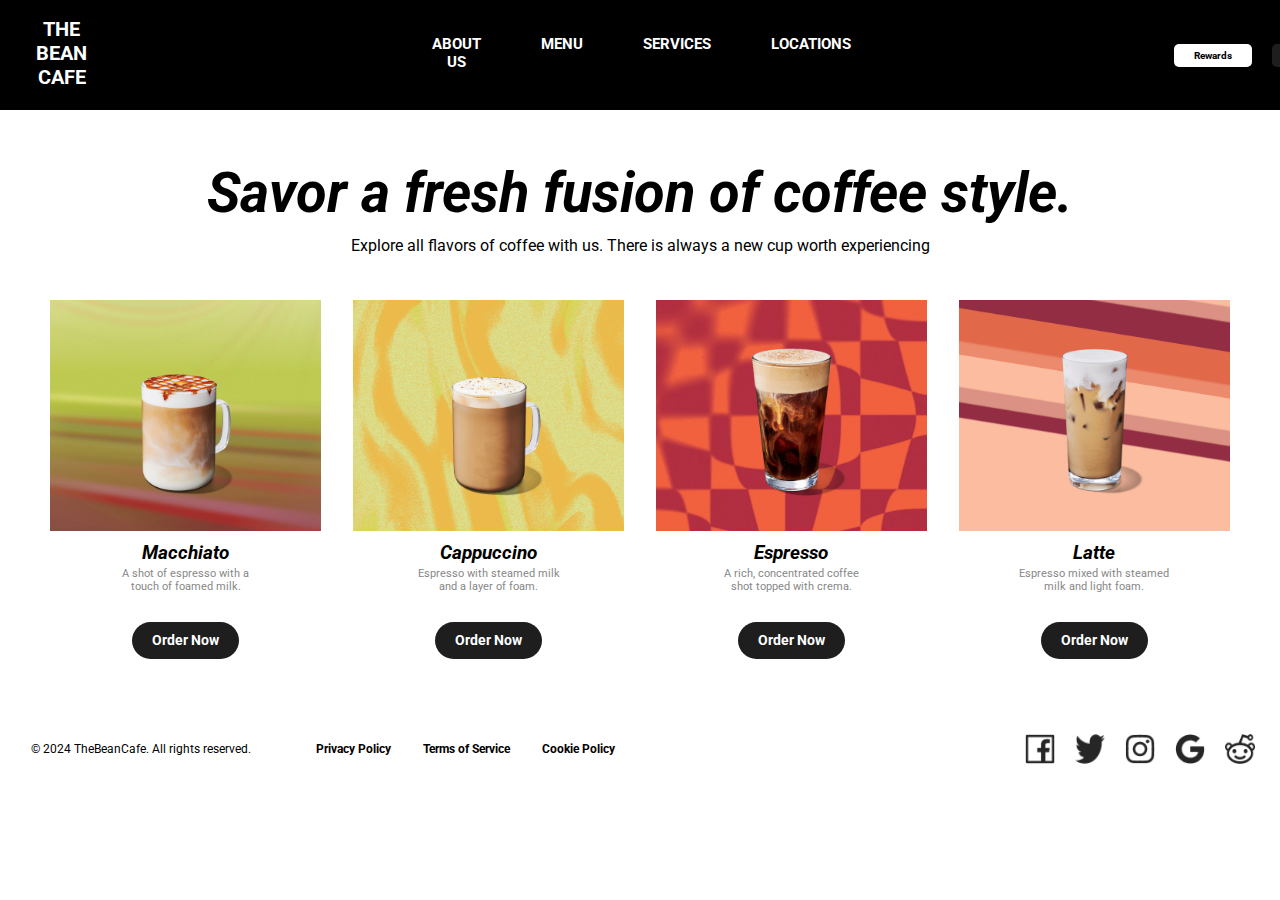
<file: menu.htm>
<!DOCTYPE html>
<html lang="en">

<head>
    <title>The Bean Cafe</title>
    <meta charset="utf-8" />
    <meta name="viewport" content="width=device-width, initial-scale=1.0">
    <link rel="stylesheet" href="styles.css" type="text/css" />
    <link href="https://fonts.googleapis.com/css2?family=Roboto:wght@400;700&display=swap" rel="stylesheet">
</head>

<body>
    <div id="container">
        <header>
            <nav>
                <div class="hamburger" onclick="toggleMenu()">
                    &#9776;
                </div>

                <ul class="header">
                    <li><a href="index.htm">THE BEAN CAFE</a></li>
                </ul>
                <ul class="nav">
                    <li><a href="index.htm">ABOUT US</a></li>
                    <li><a href="">MENU</a></li>
                    <li><a href="">SERVICES</a></li>
                    <li><a href="">LOCATIONS</a></li>
                </ul>

                <ul class="buttons">
                    <li><a href="rewards.html" class="button-link">Rewards</a></li>
                    <li><a href="giftcards.html" class="button-link">Giftcards</a></li>
                </ul>
            </nav>
        </header>
    </div>

    <main>
        <div class="header-container">
            <h1 class="menu-header">Savor a fresh fusion of coffee style.</h1>
            <p class="centered-header">Explore all flavors of coffee with us. There is always a new cup worth
                experiencing</p>
        </div>
        <div class="photo-gallery">
            <div class="gallery-item">
                <img src="images/macchiato.jpg" alt="Photo 1" class="gallery-photo">
                <p class="photo-description">Macchiato</p>
                <p class="photo-details">A shot of espresso with a</p>
                <p class="photo-details">touch of foamed milk.</p>
                <button class="learn-more-button">Order Now</button>
            </div>
            <div class="gallery-item">
                <img src="images/cappuccino.jpg" alt="Photo 2" class="gallery-photo">
                <p class="photo-description">Cappuccino</p>
                <p class="photo-details">Espresso with steamed milk</p>
                <p class="photo-details">and a layer of foam.</p>
                <button class="learn-more-button">Order Now</button>
            </div>
            <div class="gallery-item">
                <img src="images/espresso.jpg" alt="Photo 3" class="gallery-photo">
                <p class="photo-description">Espresso</p>
                <p class="photo-details">A rich, concentrated coffee</p>
                <p class="photo-details">shot topped with crema.</p>
                <button class="learn-more-button">Order Now</button>
            </div>
            <div class="gallery-item">
                <img src="images/latte1.jpg" alt="Photo 4" class="gallery-photo">
                <p class="photo-description">Latte</p>
                <p class="photo-details">Espresso mixed with steamed</p>
                <p class="photo-details">milk and light foam.</p>
                <button class="learn-more-button">Order Now</button>
            </div>
        </div>
    </main>
    <footer>
        <div class="footer-left">
            <p>© 2024 TheBeanCafe. All rights reserved.</p>
        </div>
        <div class="footer-right">
            <p>Privacy Policy</p>
            <p>Terms of Service</p>
            <p>Cookie Policy</p>
            <div class="footer-images">
                <img src="images/Vector1.png" alt="Facebook">
                <img src="images/Vector2.png" alt="Twitter X">
                <img src="images/Vector3.png" alt="Instagram">
                <img src="images/Vector4.png" alt="Google">
                <img src="images/Vector5.png" alt="Reddit">
            </div>
        </div>
    </footer>

    <script>
        function toggleMenu() {
            const nav = document.querySelector('.nav');
            nav.classList.toggle('active');
        }
    </script>
</body>

</html>
</file>
<file: styles.css>
body,
header,
nav,
main,
footer,
h1,
div,
img {
    margin: 0;
    padding: 0;
    border: 0;
}


html,
body {
    margin: 0;
    padding: 0;
    overflow-x: hidden;
}

html,
body {
    width: 100%;
    overflow-x: hidden;
}


.container {
    display: flex;
}



img {
    max-width: 100%;
    display: block;
}

header {
    display: flex;
    align-items: center;
    justify-content: space-between;
    padding: 1px;

    margin-left: -30px;
    background-color: black;
}

nav {
    display: flex;
    width: 100%;

    align-items: center;
}

nav ul {
    display: flex;
    list-style-type: none;
    margin-left: 245px;
    padding: 0;

}

nav li {
    font-size: 15px;
    font-family: 'Roboto', sans-serif;
    font-weight: bold;
    margin-left: 30px;
}

nav li a {
    display: block;
    color: #fff;
    text-align: center;
    padding: 1px 1em 5px 1em;
    text-decoration: none;
    position: relative;
}

.nav li a::after {
    content: '';
    position: absolute;
    width: 0;
    height: 2px;
    bottom: -3px;
    right: -10%;
    left: 20%;
    background-color: white;
    visibility: hidden;
    transition: all 0.3s ease-in-out;
}

.nav li a:hover::after {
    visibility: visible;
    width: 70%;
    left: 15%;
    transition: all 0.3s ease-in-out;
}


.nav {
    display: flex;
    justify-content: center;
}

.buttons {
    display: flex;
    margin-left: 18em;
}

.buttons li {
    margin-left: 20px;
}

.buttons li a {
    padding: 6px 20px;
    background-color: #fff;
    color: #000;
    border-radius: 5px;
    text-decoration: none;
    font-size: 10px;
    font-family: 'Roboto', sans-serif;
    transition: background-color 0.3s;
}

.new-buttons li:nth-child(1) a {
    background-color: gray;
    color: white;
    padding: 8px 15px;
    border-radius: 5px;
}

.buttons li:nth-child(2) a {
    background-color: #1e1e1e;
    color: white;
}

.buttons li:nth-child(1) a:hover {
    background-color: gray;
    color: white;
}

.buttons li:nth-child(2) a:hover {
    background-color: gray;
    color: black;
}


.header {
    display: flex;
    list-style-type: none;
    margin: 0;
    padding: 15px;
}

.header li {
    margin-right: 20px;
}

.header a {
    font-size: 20px;
    color: #fff;
    text-decoration: none;
}



body {
    background-size: cover;
    background-position: center;
    background-repeat: no-repeat;
    background-attachment: fixed;
    margin: 0;
    font-family: 'Roboto', sans-serif;
    color: white;
}

img {
    max-width: 100%;
    display: block;
}

.image-container {
    position: relative;
    text-align: center;
}

.image-container img {
    width: 100%;
    height: auto;
}

.overlay {
    position: absolute;
    top: 50%;
    left: 5%;
    transform: translateY(-50%);
    display: flex;
    flex-direction: column;
}

.welcome-title {
    font-family: 'Roboto', sans-serif;
    position: relative;
    top: -90px;
    margin: 0;
    padding: 0;
    text-align: left;
    font-size: 3.5em;
    margin-bottom: -15px;
    font-style: italic;
    line-height: 1;
}


.welcome-text {
    font-family: 'Roboto', sans-serif;
    font-style: italic;
    transform: translateY(-10px);
    margin-bottom: 10px;
    padding: 0;
    text-align: left;
    font-size: 0.8em;
}




h1 {
    font-size: 2.5em;
    margin: 0;
}

p {
    font-size: 1.5em;
    margin: 0;
}

.new-buttons {
    display: flex;
    margin-top: 20px;
    list-style-type: none;
    padding: 0;
}

.new-buttons li {
    margin-right: 10px;
}

.new-buttons li a {
    font-family: 'Roboto', sans-serif;
    padding: 8px 20px;
    background-color: #fff;
    color: #000;
    border-radius: 5px;
    text-decoration: none;
    font-size: 10px;
    transition: background-color 0.3s;
}

.new-buttons li a:hover {
    background-color: lightgray;
    color: #000;
}

.new-buttons li:nth-child(1) a {
    background-color: #1e1e1e;
    ;
    color: white;
    padding: 8px 20px;
    border-radius: 5px;
    font-size: 12px;
    text-align: center;
    box-sizing: border-box;
    display: inline-block;
    width: 100px;
    font-weight: bold;
}

.new-buttons li:nth-child(1) a:hover {
    background-color: gray;
    color: black;
}

.new-buttons li:nth-child(2) a {
    background-color: #fff;
    color: #000;
    padding: 8px 20px;
    border-radius: 5px;
    font-size: 12px;
    text-align: center;
    box-sizing: border-box;
    display: inline-block;
    width: 100px;
    font-weight: bold;
}

.new-buttons li a:hover {
    background-color: gray;
    color: #000;
}

.new-buttons li:nth-child(2) a:hover {
    background-color: gray;
    color: white;
}

.white-space {
    background-color: white;
    height: 565px;
    padding: 20px;
    position: relative;
}

.white-title {
    font-family: 'Roboto', sans-serif;
    font-size: 3.2em;
    color: black;
    margin: 0;
    padding: 0;
    padding-left: 50px;
    padding-top: 50px;
    line-height: 1;
    text-align: left;
}

.white-text {
    font-family: 'Roboto', sans-serif;
    font-size: 1em;
    color: black;
    line-height: 1.5;
    margin: 5px 0;
    text-align: left;

    position: absolute;
    top: 70px;
    right: 80px;
    line-height: 1;
}

.cube-image {
    position: absolute;
    top: calc(70px + 125px);
    right: 600px;
    max-width: 60px;
    width: 100%;
    height: auto;
    margin-top: 10px;
}

.cube-image2 {
    position: absolute;
    top: calc(70px + 125px);
    right: 200px;
    max-width: 60px;
    width: 100%;
    height: auto;
    margin-top: 10px;
}

.cube-text {
    position: absolute;
    font-family: 'Roboto', sans-serif;
    font-size: 2em;
    color: black;
    text-align: center;
    margin-top: 5px;
    font-weight: bold;
}

.cube-text:nth-of-type(1) {
    top: calc(70px + 125px + 60px + 10px);
    right: 578px;
}

.cube-text:nth-of-type(2) {
    top: calc(70px + 125px + 60px + 10px);
    right: 165px;
}

.cube-text:nth-of-type(3) {
    top: calc(70px + 125px + 60px + 10px + 30px);
    right: 578px;
    font-size: 1.5em;
}

.cube-text:nth-of-type(4) {
    top: calc(70px + 125px + 60px + 10px + 30px);
    right: 165px;
    font-size: 1.5em;
}

.cube-text-container {
    margin-top: 20px;
    position: absolute;
    --container-top: calc(70px + 125px + 60px + 10px + 20px);
    --container-right: 85px;

    top: var(--container-top);
    right: var(--container-right);
}

.cube1-text,
.cube2-text {
    font-family: 'Roboto', sans-serif;
    font-size: 1em;
    color: black;
    line-height: 1;
    padding-top: 30px;
}

.cube1-text span {
    display: block;
    margin-top: 5px;
    margin-right: 128px;

}

.cube2-text span {
    display: block;
    margin-top: 5px;
}

.cube-text-container:nth-of-type(1) {
    --container-top: calc(70px + 125px + 60px + 10px + 20px);
    --container-right: 200px;
}

.cube-text-container:nth-of-type(2) {
    --container-top: calc(70px + 125px + 60px + 10px + 20px);
    --container-right: 300px;
}

.white-buttons {
    display: flex;
    justify-content: flex-end;
    list-style-type: none;
    padding: 0;
    margin-top: 300px;
    margin-right: 435px;
}

.white-buttons li {
    margin-right: 10px;
}

.white-buttons li:nth-child(1) a {
    font-family: 'Roboto', sans-serif;
    padding: 8px 20px;
    background-color: #1e1e1e;
    color: white;
    border-radius: 5px;
    text-decoration: none;
    font-size: 12px;
    font-weight: bold;
    text-align: center;
    display: inline-block;
    transition: background-color 0.3s, color 0.3s;
}

.white-buttons li a {
    font-family: 'Roboto', sans-serif;
    padding: 8px 20px;
    background-color: #1e1e1e;
    ;
    color: white;
    border-radius: 5px;
    text-decoration: none;
    font-size: 12px;
    font-weight: bold;
    transition: background-color 0.3s, color 0.3s;
    display: inline-block;
}


.white-buttons li a:hover {
    background-color: lightgray;
    color: black;
    transition: background-color 0.3s;
}

.white-buttons li:nth-child(1) a:hover {
    background-color: darkgray;
    color: black;
}

.white-buttons li:nth-child(2) a {
    font-family: 'Roboto', sans-serif;
    padding: 7px 20px;
    background-color: white;
    color: #1e1e1e;
    border-radius: 5px;
    text-decoration: none;
    border: 1px solid #1e1e1e;
    font-size: 12px;
    font-weight: bold;
    text-align: center;
    display: inline-block;
    transition: background-color 0.3s, color 0.3s;
}

.white-buttons li:nth-child(2) a:hover {
    background-color: darkgray;
    color: white;
    transition: background-color 0.3s;
    border: 1px solid darkgray;
}

.latte-divider {
    width: 100%;
    height: auto;
    overflow: hidden;
}

.latte-divider img {
    width: 100%;
    height: auto;
    max-height: 500px;
    object-fit: cover;
}

.white-divider {
    background-color: white;
    height: 700px;
    width: 100%;
    display: flex;
    align-items: left;
    justify-content: left;
}


.divider-title {
    font-family: 'Roboto', sans-serif;
    font-size: 2.5em;
    color: black;
    margin: 0;
    padding: 0;
    padding-left: 70px;
    padding-top: 110px;
    line-height: 1;
    text-align: left;
}

.divider-title span {
    display: block;
    margin: 10px 0;
    font-weight: bold;
}

.sub-divider-title {
    font-size: 1.2em;
    color: black;
    text-align: left;
    margin-top: 310px;
    position: absolute;
    left: 0;
    padding-left: 65px;
    font-weight: bold;
}


.sub-divider-title span {
    display: inline-block;
    margin: 0 5px;
    font-weight: normal;
}

.video-container {
    position: relative;
    width: 100%;
    max-width: 400px;
    margin: 0 auto;
    padding-top: 110px;
    padding-right: 85px;
}

.video-container iframe {
    width: 600px;
    height: 500px;
    border: none;
    border-radius: 20px;
    box-shadow: 0 2px 10px rgba(0, 0, 0, 0.2);
}


.discount-container {
    margin-top: 400px;

}

.discount-text {
    font-size: 2.5em;
    color: black;
    font-weight: bold;
}

.discount1 {
    margin-bottom: 10px;
    position: relative;
    right: 425px;
}

.discount2 {
    position: relative;
    right: 100px;
    bottom: 59px
}

.desc {
    position: absolute;
    width: 100%;
    line-height: 0.7;
}

.desc1-text {
    font-size: 1.1em;
    color: black;
    top: 100px;
    right: -200px;
    margin-top: 470px;
    margin-left: 72px;
}

.desc2-text {
    font-size: 1.1em;
    color: black;
    top: 420px;
    right: -400px;
    margin-top: 50px;
}

.desc1-text span,
.desc2-text span {
    display: block;
    margin-top: 5px;
}

.desc:nth-of-type(2) {
    --container-top: calc(470px + 20px);
    --container-left: -540px;
}

.desc2-text {
    position: relative;
    left: var(--container-left);
}

.white2-divider {
    background-color: white;
    height: 1175px;
    width: 100%;
    display: flex;
    flex-direction: column;
    align-items: center;
    justify-content: flex-start;
    text-align: center;
    padding-top: 20px;
}

.white2-divider h1 {
    font-family: 'Roboto', sans-serif;
    font-size: 3em;
    color: black;
    margin: 0;
    padding: 0;
    font-weight: bold;
    margin-bottom: 5px;
}

.white2-divider h2 {
    font-family: 'Roboto', sans-serif;
    font-size: 0.9em;
    color: black;
    margin: 0;
    padding: 0;
    margin-bottom: 20px;
}

.table-container {
    width: 100%;
    display: flex;
    justify-content: center;
    margin-top: 20px;
}

table {
    border-collapse: collapse;
    width: 70%;
    text-align: center;
}

td {
    border: 1px solid black;
    padding: 5px 20px 20px 20px;
    font-family: 'Roboto', sans-serif;
    vertical-align: top;
    text-align: left;
}

.star-rating {
    color: #FECE43;
    font-size: 3em;
    text-align: left;
    padding-left: 10px;
    margin-bottom: 0px;
}

.customer-name {
    font-weight: bold;
    margin-top: 0px;
    margin-bottom: 15px;
    color: #000;
    text-align: left;
    padding-left: 13px;
}


.comment {
    font-style: italic;
    margin-top: 5px;
    margin-bottom: 10px;
    font-size: 0.9em;
    color: #000;
    text-align: left;
    padding-left: 10px;
    line-height: 0.5;
}

.additional-headers {
    display: flex;
    flex-direction: column;
    align-items: flex-start;
    margin-top: 600px;
    padding-left: 50px;
    position: absolute;
    line-height: 0.5;
    left: 22px;
}

.header1 span,
.subheader span {
    display: block;
    line-height: 1;
    line-height: 0.5;
    text-align: left;
}

.header1 {
    font-family: 'Roboto', sans-serif;
    font-size: 2em;
    color: black;
    margin: 5px 0;
    padding-bottom: 10px;
    line-height: 0.5;
}

.subheader {
    font-family: 'Roboto', sans-serif;
    font-size: 1.1em;
    color: gray;
    font-weight: normal;
    margin: 0;
    padding-top: 0;
    line-height: 0.8;
    text-align: left;
    position: relative;
    top: 40px;
    line-height: 0.6;
}

.button-container {
    margin-top: 80px;
    margin-left: 2px;
}

.custom-button {
    font-family: 'Roboto', sans-serif;
    padding: 12px 30px;
    background-color: white;
    color: #1e1e1e;
    border-radius: 5px;
    text-decoration: none;
    border: 1px solid #1e1e1e;
    font-size: 14px;
    font-weight: bold;
    text-align: center;
    display: inline-block;
    transition: background-color 0.3s, color 0.3s;
}

.custom-button:hover {
    background-color: darkgray;
    color: white;
    border: 1px solid darkgray;
}

.right-headers {
    display: flex;
    flex-direction: column;
    align-items: flex-start;
    position: absolute;
    top: -12px;
    left: 895px;
    width: 100%;
    padding-left: 20px;
    text-align: left;
}

.header-section {
    margin-bottom: 40px;
}

.header-section h1 {
    font-family: 'Roboto', sans-serif;
    font-size: 1.5em;
    color: black;
    margin: 10px 0;
    line-height: 0.6;
    padding-bottom: 10px;
}

.header-section p {
    font-family: 'Roboto', sans-serif;
    font-size: 1em;
    color: black;
    margin: 5px 0;
    line-height: 1;
}

.bottom-header {
    font-family: 'Roboto', sans-serif;
    font-size: 1.3em !important;
    color: black;
    position: absolute;
    bottom: -330px;
    left: 120%;
    transform: translateX(-50%);
    width: 100%;
}

.black-divider {
    background-color: black;
    height: 400px;
    width: 100%;
    position: relative;
}

.background-image {
    position: absolute;
    top: 0;
    left: 0;
    height: 100%;
    width: 100%;
    object-fit: cover;
    z-index: 1;
    filter: brightness(70%);
}

.left-text {
    position: absolute;
    top: 50%;
    left: 8%;
    transform: translateY(-50%);
    color: white;
    font-family: 'Roboto', sans-serif;
    z-index: 2;
    font-size: 1.7em;
    text-align: center;
    font-weight: bold;
}

.center-content {
    position: absolute;
    top: 55%;
    left: 45%;
    transform: translate(-50%, -50%);
    display: flex;
    justify-content: center;
    width: 80%;
    z-index: 2;
    color: white;
    text-align: center;
}

.column {
    margin: 0 20px;

}

h1 {
    font-family: 'Roboto', sans-serif;
    font-size: 1.7em;
    margin-bottom: 30px;
    margin-right: 60px;
}

.column p {
    font-family: 'Roboto', sans-serif;
    font-size: 1em;
    margin: 5px 0;
    margin-bottom: 25px;
    margin-right: 60px;
}

.right-content {
    position: absolute;
    top: 30%;
    right: 10%;
    transform: translateY(-50%);
    color: white;
    font-family: 'Roboto', sans-serif;
    text-align: left;
    z-index: 2;
}

.right-content h1 {
    font-size: 2.5em;
    margin: 10px 0;
    width: 100%;
}

.right-content p {
    font-size: 0.8em;
}

.email-container {
    position: relative;
    margin-top: 0;
    z-index: 3;
    width: 90%;
    max-width: 270px;
    display: flex;
    justify-content: flex-start;
    top: 185px;
    left: 1115px;
}

.email-input {
    width: 100%;
    padding: 10px;
    font-size: 1em;
    border: 1px solid #ccc;
    border-radius: 0;
    background-color: white;
    color: black;
    box-sizing: border-box;
    z-index: 3;
}

.email-input:focus {
    outline: none;
    border-color: #007BFF;
}

.new-paragraph {
    position: relative;
    z-index: 2;
    font-size: 8px;
    color: white;
    text-align: left;
    margin-bottom: 10px;
    font-family: 'Roboto', sans-serif;
    left: 1115px;
    top: 190px;
    margin-top: 6px;
}

.sub-container {
    position: absolute;
    z-index: 3;
    text-align: center;
    left: 1115px;
    top: 275px;
}

.sub-button {
    font-family: 'Roboto', sans-serif;
    padding: 12px 35px;
    background-color: white;
    color: #1e1e1e;
    border-radius: 0;
    text-decoration: none;
    border: 1px solid #1e1e1e;
    font-size: 14px;
    font-weight: bold;
    text-align: center;
    display: inline-block;
    transition: background-color 0.3s, color 0.3s, transform 0.3s;
}

.sub-button:hover {
    background-color: darkgray;
    color: white;
    border: 1px solid darkgray;
    transform: scale(1.05);
}

footer {
    background-color: white;
    color: black;
    padding: 5px;
    height: auto;
    display: flex;
    justify-content: space-between;
    align-items: center;
    flex-wrap: wrap;
}

.footer-left {
    flex: 1;
    margin-left: 20px;
    margin-right: -700px;
}

.footer-right {
    display: flex;
    flex: 1;
    justify-content: space-between;
    align-items: center;
    font-weight: bold;
    margin-right: 20px;

}

.footer-right p {
    margin-left: 20px;
}

.footer-images {
    display: flex;
    gap: 20px;
    margin-left: auto;
}

.footer-images img {
    width: 30px;
    height: auto;
}

footer p {
    font-size: 0.75em;
    color: black;
    padding: 0.5em 0.5em;
    margin: 0;
}

footer p a {
    color: black;
}

.header-container {
    text-align: center;
    color: #000;
    margin-top: 50px;
}

.menu-header {
    font-size: 3.5em;
    margin: 0;
    padding: 0;
    font-weight: bold;
    font-style: italic;
}

.centered-header {
    font-size: 1em;
    margin: 0;
    margin-top: 10px;
    padding: 0;
}

.photo-gallery {
    display: flex;
    justify-content: space-between;
    margin-top: -5px;
    padding: 50px;
}

.gallery-item {
    width: 23%;
    box-sizing: border-box;
    text-align: center;
    padding-bottom: 10px;
}

.gallery-photo {
    width: 100%;
    height: auto;
}

.photo-description {
    margin-top: 10px;
    font-family: 'Roboto', sans-serif;
    font-size: 1.2em;
    color: #000;
    font-weight: bold;
    font-style: italic;
    padding-bottom: 3px;
}

.photo-details {
    font-family: 'Roboto', sans-serif;
    font-size: 0.7em;
    color: #878787;

}

.learn-more-button {
    font-family: 'Roboto', sans-serif;
    padding: 10px 20px;
    background-color: #1e1e1e;
    color: white;
    border-radius: 100px;
    text-decoration: none;
    border: none;
    font-size: 0.9em;
    font-weight: bold;
    cursor: pointer;
    margin-top: 10px;
    transition: background-color 0.3s, color 0.3s;
    margin-top: 29px;
    margin-bottom: 10px;
}

.learn-more-button:hover {
    background-color: darkgray;
    color: white;
    color: black;
}


.header-container {
    text-align: center;
    color: #000;
    margin-top: 50px;
}

.menu-header {
    font-size: 3.5em;
    margin: 0;
    padding: 0;
    font-weight: bold;
    font-style: italic;
}

.centered-header {
    font-size: 1em;
    margin: 0;
    margin-top: 10px;
    padding: 0;
}

.photo-gallery {
    display: flex;
    justify-content: space-between;
    margin-top: -5px;
    padding: 50px;
}

.gallery-item {
    width: 23%;
    box-sizing: border-box;
    text-align: center;
    padding-bottom: 10px;
}

.gallery-photo {
    width: 100%;
    height: auto;
}

.photo-description {
    margin-top: 10px;
    font-family: 'Roboto', sans-serif;
    font-size: 1.2em;
    color: #000;
    font-weight: bold;
    font-style: italic;
    padding-bottom: 3px;
}

.photo-details {
    font-family: 'Roboto', sans-serif;
    font-size: 0.7em;
    color: #878787;
}

.learn-more-button {
    font-family: 'Roboto', sans-serif;
    padding: 10px 20px;
    background-color: #1e1e1e;
    color: white;
    border-radius: 100px;
    text-decoration: none;
    border: none;
    font-size: 0.9em;
    font-weight: bold;
    cursor: pointer;
    margin-top: 10px;
    transition: background-color 0.3s, color 0.3s;
    margin-top: 29px;
    margin-bottom: 10px;
}

.learn-more-button:hover {
    background-color: darkgray;
    color: white;
    color: black;
}

.hamburger {
    cursor: pointer;
    font-size: 2em;
    padding: 10px 15px;
    display: none;
}

@media (max-width: 1024px) {
    .hamburger {
        display: block;
        margin-left: 20px;
    }

    header nav {
        display: flex;
        justify-content: space-between;
        align-items: center;
        padding: 5px 20px;
    }

    .header {
        display: flex;
        justify-content: center;
        width: 100%;
        margin-left: 120px;
    }

    .nav {
        position: fixed;
        top: 50px;
        background-color: rgba(0, 0, 0, 0.8);
        width: 250px;
        height: 25%;
        box-shadow: 2px 0 5px rgba(0, 0, 0, 0.5);
        transition: transform 0.5s ease, opacity 1s ease;
        transform: translateX(-100%);
        opacity: 0;
        z-index: 10;
    }

    .nav li {
        margin: 15px 0;
        color: white;
        text-align: center;
    }

    .nav li a {
        text-decoration: none;
        color: rgba(255, 255, 255, 0.9);
        font-size: 1.2em;
        padding: 10px 0;
        display: block;
        transition: color 1s ease;
    }

    .nav li a:hover {
        color: rgba(255, 255, 255, 1);

    }

    .buttons li {
        margin-left: 0;
        padding-left: 10px;
    }

    .nav.active {
        display: flex;
        flex-direction: column;
        position: absolute;
        background-color: rgba(0, 0, 0, 0.8);
        top: 50px;
        left: -245px;
        width: 100%;
        transform: translateX(0);
        opacity: 1;

        height: 25%;
        z-index: 10;
    }

    .header-container {
        padding: 20px;
    }

    .menu-header {
        font-size: 2.5em;
    }

    .centered-header {
        font-size: 1.2em;
    }

    .photo-gallery {
        flex-wrap: wrap;
        justify-content: space-around;
        padding: 20px;
    }

    .gallery-item {
        width: 45%;
        margin-bottom: 20px;
    }

    .gallery-photo {
        width: 100%;
        height: auto;
    }

    .photo-description {
        font-size: 1.1em;
    }

    .photo-details {
        font-size: 0.9em;
    }

    .learn-more-button {
        padding: 8px 15px;
        font-size: 0.8em;
    }

    footer {
        padding: 10px;
    }

    .footer-left {
        margin-left: 20px;
    }

    .footer-right {
        display: flex;
        flex: 1;
        justify-content: space-between;
        align-items: center;
        font-weight: bold;
        margin-right: 20px;
        margin-left: 350px;
    }

    .footer-images img {
        width: 25px;
        height: auto;
    }

    footer p {
        font-size: 0.7em;
    }

    .brand-title {
        font-size: 2em;
        text-align: center;
        font-weight: bold;
    }

    .buttons {
        display: flex;
        list-style: none;
        margin: 0;
        padding: 0;
    }
}


@media (max-width: 390px) {

    .hamburger {
        display: block;
        margin-left: 30px;
        cursor: pointer;
    }

    header nav {
        display: flex;
        justify-content: space-between;
        align-items: center;
        padding: 0;
        position: relative;
        z-index: 10;
    }

    .header {
        display: flex;
        justify-content: center;
        width: 100%;
        margin: 0;

    }

    .header li {
        margin: 0;
        flex-grow: 1;
    }

    .header a {
        font-size: 1.5em;
        padding-left: 0;
        left: -25px;
        top: 3px;
        color: white;
        text-decoration: none;
        text-align: center;
        display: block;
        width: 100%;
    }

    .nav {
        position: fixed;
        left: -100%;
        top: 0;
        background-color: rgba(0, 0, 0, 0.9);
        width: 80%;
        height: 100%;
        box-shadow: 2px 0 5px rgba(0, 0, 0, 0.5);
        transition: left 0.4s ease;
        flex-direction: column;
        margin-top: 30px;
        padding-top: 300px;
        z-index: 100;
    }

    .nav.active {
        left: -225px;
        top: 34px;
    }

    .nav li {
        margin-top: 15px;
        color: white;
        text-align: center;
    }

    .nav li a {
        text-decoration: none;
        color: rgba(255, 255, 255, 0.9);
        font-size: 1em;
        padding-top: 10px;
        top: -155px;
        display: block;
        transition: color 0.3s ease;
    }

    .nav li a:hover {
        color: rgba(255, 255, 255, 1);
    }

    .buttons {
        position: absolute;
        left: -9999px;
    }

    .header-container {
        padding: 15px;
        text-align: center;
        margin-top: 30px;
        font-size: 10px;
    }

    .menu-header {
        font-size: 2.1em;
        margin: 0;
    }

    .centered-header {
        font-size: 0.8em;
        margin-bottom: 1px;
    }

    .photo-gallery {
        flex-wrap: wrap;
        justify-content: center;
        padding: 10px;
    }

    .gallery-item {
        width: 90%;
        margin-bottom: 15px;
        text-align: center;
    }

    .gallery-photo {
        width: 100%;
        height: auto;
        max-height: 200px;
        padding-top: 50px;
    }

    .photo-description {
        font-size: 1em;
    }

    .photo-details {
        font-size: 0.5em;
    }

    .learn-more-button {
        padding: 8px 15px;
        font-size: 0.8em;
    }

    footer {
        padding: 10px;
    }

    .footer-left {
        margin-left: 5px;
    }

    .footer-right {
        display: flex;
        flex-direction: column;
        align-items: center;
        font-weight: bold;
        margin-right: 5px;
    }

    .footer-images img {
        width: 10px;
        height: auto;
        margin: 100px;

    }
}
</file>
